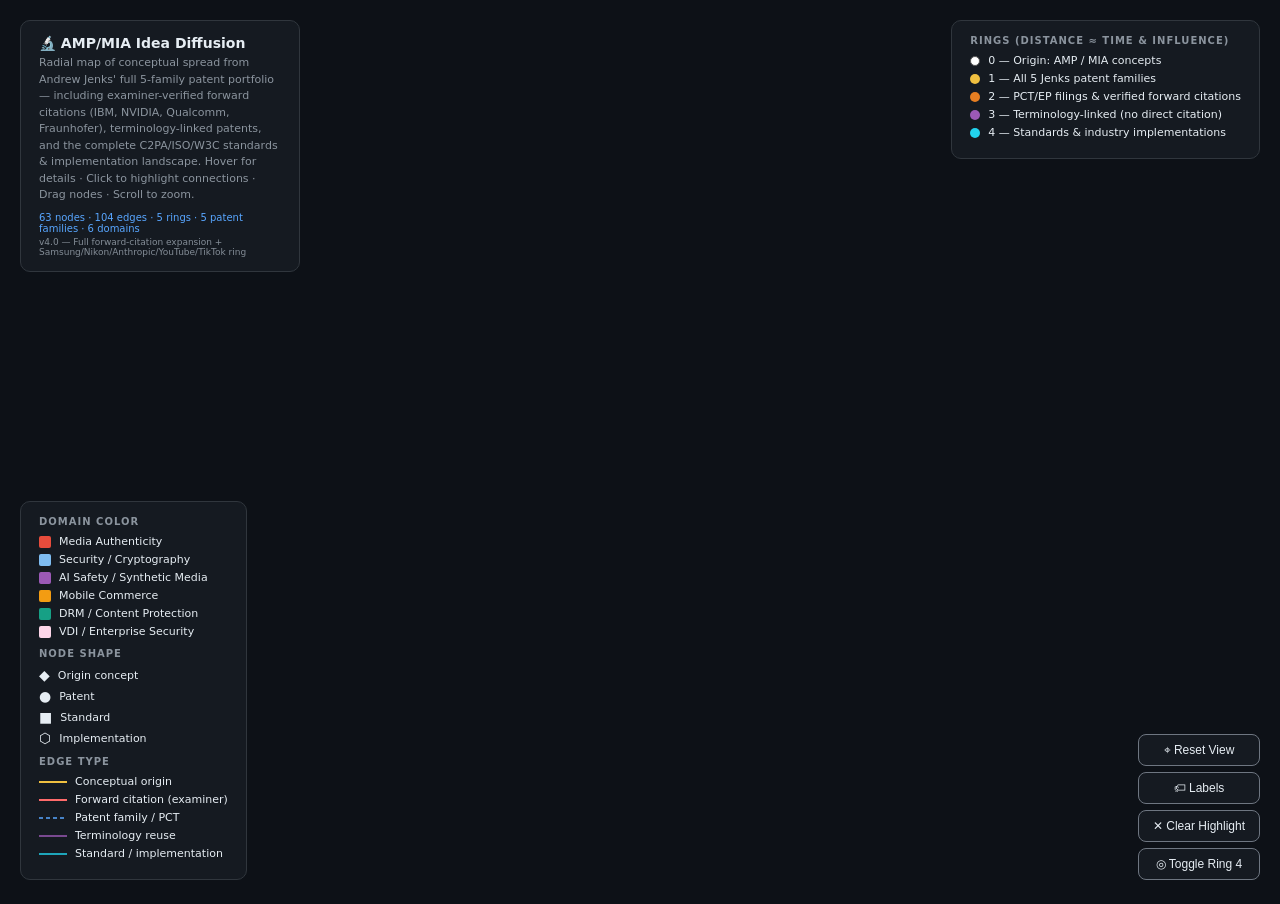
<file: patent_diffusion.html>
<!DOCTYPE html>
<html lang="en">
<head>
<meta charset="UTF-8">
<meta name="viewport" content="width=device-width, initial-scale=1.0">
<title>AMP/MIA Idea Diffusion Graph v4.0 — Andrew Jenks</title>
<style>
*{box-sizing:border-box;margin:0;padding:0}
body{background:#0d1117;font-family:'Segoe UI',system-ui,sans-serif;color:#e6edf3;overflow:hidden}
#container{width:100vw;height:100vh;position:relative}
svg{width:100%;height:100%}
#tooltip{position:absolute;pointer-events:none;background:rgba(22,27,34,.97);border:1px solid #30363d;border-radius:10px;padding:14px 18px;max-width:380px;box-shadow:0 8px 32px rgba(0,0,0,.6);display:none;z-index:100}
#tooltip h3{font-size:13px;font-weight:700;margin-bottom:6px;line-height:1.3}
#tooltip .meta{font-size:11px;color:#8b949e;margin-bottom:8px;line-height:1.5}
#tooltip .desc{font-size:12px;line-height:1.5;color:#c9d1d9}
#tooltip .badge{display:inline-block;padding:2px 8px;border-radius:12px;font-size:10px;font-weight:700;text-transform:uppercase;margin-right:4px;margin-bottom:6px}
#info{position:absolute;top:20px;left:20px;background:rgba(22,27,34,.93);border:1px solid #30363d;border-radius:10px;padding:14px 18px;max-width:280px}
#info h2{font-size:14px;font-weight:700;margin-bottom:4px}
#info p{font-size:11px;color:#8b949e;line-height:1.5}
#info .stats{margin-top:8px;font-size:10px;color:#58a6ff}
#info .ver{font-size:9px;color:#848d97;margin-top:3px}
#rings{position:absolute;top:20px;right:20px;background:rgba(22,27,34,.93);border:1px solid #30363d;border-radius:10px;padding:14px 18px;min-width:248px}
#rings h4,#legend h4{font-size:10px;font-weight:700;color:#8b949e;text-transform:uppercase;letter-spacing:1px;margin-bottom:8px}
.rrow,.lrow{display:flex;align-items:center;gap:8px;margin-bottom:5px;font-size:11px}
.rdot{width:10px;height:10px;border-radius:50%;flex-shrink:0}
.lrow svg{width:28px;height:8px;flex-shrink:0}
#legend{position:absolute;bottom:20px;left:20px;background:rgba(22,27,34,.93);border:1px solid #30363d;border-radius:10px;padding:14px 18px;min-width:215px}
.controls{position:absolute;bottom:20px;right:20px;display:flex;flex-direction:column;gap:6px}
.btn{background:rgba(22,27,34,.93);border:1px solid #6e7681;border-radius:8px;padding:8px 14px;color:#e6edf3;font-size:12px;cursor:pointer}
.btn:hover{border-color:#58a6ff;color:#58a6ff}
</style>
</head>
<body>
<div id="container">
<svg id="graph"></svg>
<div id="tooltip">
  <h3 id="tt-name"></h3>
  <div id="tt-badges"></div>
  <div class="meta" id="tt-meta"></div>
  <div class="desc" id="tt-desc"></div>
</div>
<div id="info">
  <h2>&#x1F52C; AMP/MIA Idea Diffusion</h2>
  <p>Radial map of conceptual spread from Andrew Jenks' full 5-family patent portfolio &mdash; including examiner-verified forward citations (IBM, NVIDIA, Qualcomm, Fraunhofer), terminology-linked patents, and the complete C2PA/ISO/W3C standards &amp; implementation landscape. Hover for details &middot; Click to highlight connections &middot; Drag nodes &middot; Scroll to zoom.</p>
  <div class="stats">63 nodes &middot; 104 edges &middot; 5 rings &middot; 5 patent families &middot; 6 domains</div>
  <div class="ver">v4.0 &mdash; Full forward-citation expansion + Samsung/Nikon/Anthropic/YouTube/TikTok ring</div>
</div>
<div id="rings">
  <h4>Rings (distance &asymp; time &amp; influence)</h4>
  <div class="rrow"><div class="rdot" style="background:#fff;border:1px solid #555"></div><span>0 &mdash; Origin: AMP / MIA concepts</span></div>
  <div class="rrow"><div class="rdot" style="background:#f0c040"></div><span>1 &mdash; All 5 Jenks patent families</span></div>
  <div class="rrow"><div class="rdot" style="background:#e67e22"></div><span>2 &mdash; PCT/EP filings &amp; verified forward citations</span></div>
  <div class="rrow"><div class="rdot" style="background:#9b59b6"></div><span>3 &mdash; Terminology-linked (no direct citation)</span></div>
  <div class="rrow"><div class="rdot" style="background:#22d3ee"></div><span>4 &mdash; Standards &amp; industry implementations</span></div>
</div>
<div id="legend">
  <h4>Domain Color</h4>
  <div class="lrow"><div style="width:12px;height:12px;border-radius:2px;background:#E74C3C;flex-shrink:0"></div><span>Media Authenticity</span></div>
  <div class="lrow"><div style="width:12px;height:12px;border-radius:2px;background:#7FBDF2;flex-shrink:0"></div><span>Security / Cryptography</span></div>
  <div class="lrow"><div style="width:12px;height:12px;border-radius:2px;background:#9B59B6;flex-shrink:0"></div><span>AI Safety / Synthetic Media</span></div>
  <div class="lrow"><div style="width:12px;height:12px;border-radius:2px;background:#F39C12;flex-shrink:0"></div><span>Mobile Commerce</span></div>
  <div class="lrow"><div style="width:12px;height:12px;border-radius:2px;background:#16A085;flex-shrink:0"></div><span>DRM / Content Protection</span></div>
  <div class="lrow"><div style="width:12px;height:12px;border-radius:2px;background:#FCD5E8;flex-shrink:0"></div><span>VDI / Enterprise Security</span></div>
  <h4 style="margin-top:10px">Node Shape</h4>
  <div class="lrow"><span style="font-size:14px">&#9670;</span><span>Origin concept</span></div>
  <div class="lrow"><span style="font-size:14px">&#9679;</span><span>Patent</span></div>
  <div class="lrow"><span style="font-size:14px">&#9632;</span><span>Standard</span></div>
  <div class="lrow"><span style="font-size:14px">&#11041;</span><span>Implementation</span></div>
  <h4 style="margin-top:10px">Edge Type</h4>
  <div class="lrow"><svg width="28" height="8"><line x1="0" y1="4" x2="28" y2="4" stroke="#f0c040" stroke-width="2"/></svg><span>Conceptual origin</span></div>
  <div class="lrow"><svg width="28" height="8"><line x1="0" y1="4" x2="28" y2="4" stroke="#ff6b6b" stroke-width="2"/></svg><span>Forward citation (examiner)</span></div>
  <div class="lrow"><svg width="28" height="8"><line x1="0" y1="4" x2="28" y2="4" stroke="#58a6ff" stroke-width="1.5" stroke-dasharray="4,3"/></svg><span>Patent family / PCT</span></div>
  <div class="lrow"><svg width="28" height="8"><line x1="0" y1="4" x2="28" y2="4" stroke="#9b59b6" stroke-width="1.5"/></svg><span>Terminology reuse</span></div>
  <div class="lrow"><svg width="28" height="8"><line x1="0" y1="4" x2="28" y2="4" stroke="#22d3ee" stroke-width="1.5"/></svg><span>Standard / implementation</span></div>
</div>
<div class="controls">
  <button class="btn" onclick="resetZoom()">&#8982; Reset View</button>
  <button class="btn" onclick="toggleLabels()">&#127991; Labels</button>
  <button class="btn" onclick="clearHL()">&#10005; Clear Highlight</button>
  <button class="btn" onclick="toggleR4()">&#9678; Toggle Ring&nbsp;4</button>
</div>
</div>
<script src="https://d3js.org/d3.v7.min.js"></script>
<script>
const NODES=[{"id": "N001", "label": "AMP", "full_name": "AMP: Authentication of Media via Provenance", "ring": 0, "role": "origin", "domain": "media_authenticity", "year": 2020, "assignee": "Microsoft Research", "inventors": "England, Malvar, Horvitz, Jenks, Kane, Wenker et al.", "pub_number": "ACM MMSys 2021; arXiv:2001.07886", "description": "Foundational system for certifying media provenance via signed manifests, permissioned ledger (CCF), and manifest database. Introduced: provenance manifest, assertion graph, authenticity signal UI, consortium governance."}, {"id": "N002", "label": "MIA", "full_name": "MIA: Media Integrity & Authentication", "ring": 0, "role": "origin", "domain": "media_authenticity", "year": 2019, "assignee": "Microsoft / Project Origin", "inventors": "Jenks, England, Wenker, Burke-Aguero, Sharma et al.", "description": "Internal Microsoft initiative combining cryptographic file integrity, fragile watermarking, and provenance ledger. Precursor to AMP and C2PA. Introduced: tamper-evident media chain, media integrity assertion."}, {"id": "P001", "label": "US11917084", "full_name": "Cryptographic Validation of Media Integrity", "ring": 1, "role": "patent", "domain": "security", "year": 2019, "assignee": "Microsoft Technology Licensing", "inventors": "Jenks, Burke-Aguero, Wenker, Sharma", "pub_number": "US11917084B2 / WO2021076382A1", "priority_date": "2019-10-16", "grant_date": "2024-02-27", "description": "File-level cryptographic hash integrity box inside media container; X.509 certs; per-sample signing for deepfake detection. MIA core integrity assertion. PCT filed as WO2021076382A1."}, {"id": "P002", "label": "US12244875", "full_name": "Provenance of Media Content During Live Streaming", "ring": 1, "role": "patent", "domain": "media_authenticity", "year": 2023, "assignee": "Microsoft Technology Licensing", "inventors": "Jenks, Wenker, Kane, England, Lin, Simmons, Burns", "pub_number": "US12244875B2 / US20240314367A1", "priority_date": "2023-03-15", "grant_date": "2025-03-04", "description": "Ephemeral live-stream key pair signed by long-term key; provenance manifest in bitstream; hierarchical temporal granularity (chunk/fragment/segment). Published app: US20240314367A1. C2PA v2.3 live video provenance directly implements this."}, {"id": "P003", "label": "US20250175655", "full_name": "Live Streaming Provenance (Continuation)", "ring": 1, "role": "patent", "domain": "media_authenticity", "year": 2023, "assignee": "Microsoft Technology Licensing", "inventors": "Jenks, Wenker, Kane, England, Lin, Simmons, Burns", "pub_number": "US20250175655A1", "priority_date": "2023-03-15", "grant_date": "pending", "description": "Continuation of US12244875; broadened claims for provenance manifest and live-stream key hierarchy."}, {"id": "P004", "label": "US12086898", "full_name": "Media Provenance Certification via Fragile Watermarking", "ring": 1, "role": "patent", "domain": "media_authenticity", "year": 2019, "assignee": "Microsoft Technology Licensing", "inventors": "Malvar, England, Horvitz", "pub_number": "US12086898B2", "priority_date": "2019-07-12", "grant_date": "2024-09-10", "description": "Fragile watermark keyed to provenance server; destroyed by significant alteration; enables retroactive provenance verification for existing media without prior manifest registration."}, {"id": "P005", "label": "US20240403992", "full_name": "Fragile Watermarking Provenance (Continuation)", "ring": 1, "role": "patent", "domain": "media_authenticity", "year": 2019, "assignee": "Microsoft Technology Licensing", "inventors": "Malvar, England, Horvitz", "pub_number": "US20240403992A1", "priority_date": "2019-07-12", "grant_date": "pending", "description": "Continuation of US12086898; broadened claims. Soft binding language adopted in C2PA v2.x spec."}, {"id": "P019", "label": "US20100153227", "full_name": "Mobile Phone Billing for Content Payment", "ring": 1, "role": "patent", "domain": "mobile_commerce", "year": 2009, "assignee": "Microsoft Corporation", "inventors": "Andrew Jenks", "pub_number": "US20100153227A1", "priority_date": "2009", "grant_date": "N/A", "description": "Methods for using mobile phone accounts as a payment mechanism for purchasing digital content. Addresses monetization of content on mobile devices when app stores and carrier billing were nascent. Streamlines carrier/content-provider/consumer relationships. Earliest Jenks Microsoft patent \u2014 established content-distribution thinking that informed later provenance work."}, {"id": "P020", "label": "US11093586", "full_name": "Presenting Content Protected by Multiple DRMs", "ring": 1, "role": "patent", "domain": "drm", "year": 2018, "assignee": "Microsoft Corporation", "inventors": "Jenks, Wenker, Simmons", "pub_number": "US11093586B2 / US20200117772A1", "priority_date": "2018", "grant_date": "2021-08-17", "description": "Enables a client device configured for DRM-1 to present content protected by DRM-2; brokers license acquisition challenges across heterogeneous DRM environments. Granted US11093586B2 (2021). Core multi-DRM interoperability architecture \u2014 distinctive cross-DRM license brokering vocabulary adopted widely in OTT space."}, {"id": "P021", "label": "US20240265071", "full_name": "VDI Security via Video & Input Pipelines", "ring": 1, "role": "patent", "domain": "vdi_security", "year": 2023, "assignee": "Microsoft Corporation", "inventors": "Andrew Jenks", "pub_number": "US20240265071A1 / US20240265072A1 / WO2024167720A1 / EP4662578A1", "priority_date": "2023", "grant_date": "pending", "description": "Security techniques leveraging video rendering and user input pipelines of VDI environments. Secured video pipeline + secured input pipeline resist data leaks even when edge device is compromised. PCT: WO2024167720A1; EP: EP4662578A1. Family 5 in Jenks 5-family portfolio."}, {"id": "P006", "label": "US20230052755", "full_name": "Cryptographic Validation of Media Integrity (Pub. App.)", "ring": 2, "role": "patent", "domain": "security", "year": 2022, "assignee": "Microsoft Technology Licensing", "inventors": "Jenks, Burke-Aguero, Wenker, Sharma", "pub_number": "US20230052755A1", "priority_date": "2019-10-16", "grant_date": "2024-02-27", "description": "Published application of US11917084 \u2014 creates prior art record for media integrity assertions cited by subsequent examiners."}, {"id": "P007", "label": "WO2024191670", "full_name": "PCT: Live Streaming Provenance", "ring": 2, "role": "patent", "domain": "media_authenticity", "year": 2024, "assignee": "Microsoft Technology Licensing", "inventors": "Jenks et al.", "pub_number": "WO2024191670A1", "priority_date": "2023-03-15", "grant_date": "pending", "description": "PCT international filing of US12244875; extends live-streaming provenance manifest claims globally across IP5 offices."}, {"id": "P008", "label": "EP4681437", "full_name": "EP: Live Streaming Provenance", "ring": 2, "role": "patent", "domain": "media_authenticity", "year": 2024, "assignee": "Microsoft Technology Licensing", "inventors": "Jenks et al.", "pub_number": "EP4681437A1", "priority_date": "2023-03-15", "grant_date": "pending", "description": "European regional phase of WO2024191670; live-streaming provenance manifest in broadcast context."}, {"id": "P009", "label": "Truepic US10956767", "full_name": "Controlled Media Capture and Authentication System", "ring": 2, "role": "patent", "domain": "media_authenticity", "year": 2018, "assignee": "Truepic Inc.", "inventors": "Gregory, Plante et al.", "pub_number": "US10956767B2", "priority_date": "2018-06-05", "grant_date": "2021-03-23", "description": "Hardware-anchored photo/video auth at point-of-capture; provenance metadata cryptographically bound to sensor data. Parallel to MIA capture-time approach; Truepic is C2PA steering member."}, {"id": "P010", "label": "Adobe US11250513", "full_name": "Content Attribution and Authenticity for Digital Images", "ring": 2, "role": "patent", "domain": "media_authenticity", "year": 2020, "assignee": "Adobe Inc.", "inventors": "Adobe CAI team", "pub_number": "US11250513B2", "priority_date": "2020-04-01", "grant_date": "2022-02-15", "description": "Foundational Adobe CAI patent: content credentials binding, provenance assertions, edit history watermarking. Co-filed with C2PA formation; uses AMP assertion-graph architecture."}, {"id": "P022", "label": "WO2021076382", "full_name": "PCT: Cryptographic Validation of Media Integrity", "ring": 2, "role": "patent", "domain": "security", "year": 2020, "assignee": "Microsoft Technology Licensing", "inventors": "Jenks, Burke-Aguero, Wenker, Sharma", "pub_number": "WO2021076382A1", "priority_date": "2019-10-16", "grant_date": "pending", "description": "PCT international filing of US11917084 (filed 2020); establishes global prior art for cryptographic media integrity validation. Citable in EP/JP/KR/CN prosecution. Part of Family 3 in Jenks' 5-patent-family portfolio."}, {"id": "P011", "label": "Intertrust US12164502", "full_name": "Digital Content Integrity Verification Systems", "ring": 3, "role": "patent", "domain": "media_authenticity", "year": 2018, "assignee": "Intertrust Technologies", "pub_number": "US12164502B2", "priority_date": "2018-05-25", "grant_date": "2024-12-10", "description": "Blockchain/immutable ledger of content assertions; trusted entity assertions \u2014 mirrors AMP assertion-graph and tamper-evident media chain terminology without formal citation."}, {"id": "P012", "label": "Content Auth Mobile", "full_name": "Content Authenticity Mobile Device & Method", "ring": 3, "role": "patent", "domain": "media_authenticity", "year": 2025, "assignee": "Independent", "pub_number": "US20250324249A1", "priority_date": "2025", "grant_date": "pending", "description": "Tamper-evident visual digital signature at mobile capture; verification via embedded content credentials; directly reuses AMP/MIA terminology for point-of-capture authenticity."}, {"id": "P013", "label": "Google SynthID Pat.", "full_name": "Identifying Synthetic Media Using Digital Watermarking", "ring": 3, "role": "patent", "domain": "ai_safety", "year": 2022, "assignee": "Google DeepMind / Alphabet", "inventors": "Vyas, Fernandez et al.", "description": "AI-generated content watermarking for authenticity; reuses AMP authenticity signal and provenance language in AI context. Foundation of SynthID product."}, {"id": "P014", "label": "Sony Prov. Camera", "full_name": "Imaging Device with Provenance Certification", "ring": 3, "role": "patent", "domain": "media_authenticity", "year": 2022, "assignee": "Sony Group Corporation", "description": "Camera-embedded provenance manifest signing; C2PA-aligned hardware. Reuses provenance manifest and tamper-evident metadata chain terminology."}, {"id": "P015", "label": "BBC Origin Ledger", "full_name": "Media Provenance Ledger and Auth. Infrastructure", "ring": 3, "role": "patent", "domain": "media_authenticity", "year": 2020, "assignee": "BBC / Project Origin", "inventors": "Aythora, Earnshaw, Ellis et al.", "description": "Multi-stakeholder provenance management system; authenticity signal broadcast metadata. Key Project Origin IP \u2014 co-developed with AMP at Microsoft."}, {"id": "P016", "label": "Qualcomm Cam Prov.", "full_name": "Camera-Based Content Provenance and Authenticity", "ring": 3, "role": "patent", "domain": "security", "year": 2023, "assignee": "Qualcomm Technologies", "pub_number": "US20230410093A1 family", "description": "Chipset-level provenance manifest generation; C2PA-conformant capture credentials at SoC level."}, {"id": "P017", "label": "OpenAI Prov. Pat.", "full_name": "AI-Generated Content Provenance Labeling System", "ring": 3, "role": "patent", "domain": "ai_safety", "year": 2023, "assignee": "OpenAI", "pub_number": "US20240193683A1 family", "description": "C2PA-conformant content credentials for DALL-E/GPT-4o outputs; provenance assertion binding for synthetic media."}, {"id": "P018", "label": "Leica Prov. Camera", "full_name": "Digital Camera with Content Authenticity System", "ring": 3, "role": "patent", "domain": "media_authenticity", "year": 2023, "assignee": "Leica Camera AG", "description": "First commercial camera with C2PA content credentials; provenance manifest in RAW/JPEG."}, {"id": "S001", "label": "C2PA Spec v1.0", "full_name": "C2PA Content Credentials Specification v1.0", "ring": 4, "role": "standard", "domain": "media_authenticity", "year": 2022, "assignee": "C2PA / Joint Development Foundation", "description": "First open standard for content provenance; defines C2PA Manifest, Assertion, Claim, Claim Generator, trust hierarchy. Codifies AMP manifest and assertion-graph concepts into normative spec."}, {"id": "S002", "label": "C2PA Spec v2.3", "full_name": "C2PA Content Credentials Specification v2.3", "ring": 4, "role": "standard", "domain": "media_authenticity", "year": 2026, "assignee": "C2PA / Joint Development Foundation", "description": "Feb 2026 release; adds live video provenance, plain text docs, OGG audio, cloud-sourced manifests, stronger tamper detection. Live video provenance directly implements US12244875."}, {"id": "S003", "label": "W3C Verif. Creds", "full_name": "W3C Verifiable Credentials Data Model v2.0", "ring": 4, "role": "standard", "domain": "security", "year": 2022, "assignee": "W3C", "description": "W3C VC used in C2PA trust model for actor identity assertions. AMP consortium governance influenced W3C media provenance community group."}, {"id": "S004", "label": "ISO 19566-5 JUMBF", "full_name": "ISO 19566-5: JPEG Universal Metadata Box Format", "ring": 4, "role": "standard", "domain": "media_authenticity", "year": 2023, "assignee": "ISO/IEC JTC 1/SC 29", "description": "Container format used by C2PA to embed Manifest Stores in JPEG, MP4, WAV, PDF. Codifies tamper-evident metadata chain concept originated in MIA/AMP."}, {"id": "S005", "label": "Project Origin", "full_name": "Project Origin Alliance", "ring": 4, "role": "standard", "domain": "media_authenticity", "year": 2020, "assignee": "BBC / Microsoft / CBC / NYT", "description": "Multi-stakeholder news authenticity initiative co-developing AMP; contributed multi-stakeholder provenance management to C2PA formation."}, {"id": "I001", "label": "Adobe Firefly CC", "full_name": "Adobe Firefly / Photoshop \u2014 Content Credentials", "ring": 4, "role": "implementation", "domain": "media_authenticity", "year": 2023, "assignee": "Adobe Inc.", "description": "First major creative suite embedding C2PA Content Credentials. Implements full provenance assertion graph: AI generation flags, editing history, capture chain. 500M+ image exports."}, {"id": "I002", "label": "MS Designer/Bing", "full_name": "Microsoft Designer / Bing Image Creator", "ring": 4, "role": "implementation", "domain": "ai_safety", "year": 2023, "assignee": "Microsoft", "description": "Microsoft consumer AI image tools embed C2PA credentials in all outputs. Direct productization of AMP/MIA research \u2014 same team, same provenance manifest architecture."}, {"id": "I003", "label": "OpenAI DALL-E CC", "full_name": "OpenAI DALL-E \u2014 C2PA Content Credentials", "ring": 4, "role": "implementation", "domain": "ai_safety", "year": 2024, "assignee": "OpenAI", "description": "DALL-E 3 and ChatGPT image outputs carry C2PA credentials flagging AI generation. Extends AMP provenance chain to synthetic media at scale."}, {"id": "I004", "label": "Google SynthID", "full_name": "Google DeepMind SynthID", "ring": 4, "role": "implementation", "domain": "ai_safety", "year": 2023, "assignee": "Google / Alphabet", "description": "Invisible watermarking for AI-generated images, text, audio, video. Parallels AMP fragile watermarking; Google joined C2PA 2024 aligning SynthID with open provenance standards."}, {"id": "I005", "label": "Sony Alpha C2PA", "full_name": "Sony Alpha Cameras \u2014 C2PA Hardware Provenance", "ring": 4, "role": "implementation", "domain": "media_authenticity", "year": 2024, "assignee": "Sony Group Corporation", "description": "Sony Alpha cameras sign content credentials at shutter. Hardware implementation of capture-time provenance manifest; uses ephemeral session key model from US12244875."}, {"id": "I006", "label": "Truepic Platform", "full_name": "Truepic Controlled Capture Platform", "ring": 4, "role": "implementation", "domain": "media_authenticity", "year": 2021, "assignee": "Truepic Inc.", "description": "Commercial platform for hardware-anchored media authentication. Early implementer of provenance manifest at capture; C2PA steering committee member."}, {"id": "I007", "label": "Instagram CC", "full_name": "Meta Instagram \u2014 Content Credentials", "ring": 4, "role": "implementation", "domain": "media_authenticity", "year": 2024, "assignee": "Meta Platforms", "description": "Instagram labels AI-generated images using C2PA Content Credentials. AMP's consumer-facing provenance indicator UX deployed at 2B+ user scale."}, {"id": "I008", "label": "Leica M11-P", "full_name": "Leica M11-P \u2014 First C2PA Camera", "ring": 4, "role": "implementation", "domain": "media_authenticity", "year": 2023, "assignee": "Leica Camera AG", "description": "World's first camera with built-in Content Credentials (Oct 2023). Signs provenance manifest at capture using hardware key \u2014 direct implementation of live-stream manifest key architecture."}, {"id": "I009", "label": "BBC Verify", "full_name": "BBC Verify \u2014 Provenance-Anchored Journalism", "ring": 4, "role": "implementation", "domain": "media_authenticity", "year": 2023, "assignee": "BBC", "description": "BBC's content verification unit using provenance metadata and C2PA manifests to authenticate news footage. Operational realization of Project Origin / AMP."}, {"id": "I010", "label": "CAI Browser Plugin", "full_name": "Content Authenticity Initiative \u2014 Browser Extension", "ring": 4, "role": "implementation", "domain": "media_authenticity", "year": 2022, "assignee": "Adobe / CAI", "description": "Browser plugin displaying Content Credentials inline \u2014 direct realization of AMP's original 'browser icon' provenance indicator UX concept from the 2021 paper."}, {"id": "P023", "label": "WO2024167720", "full_name": "PCT: VDI Security via Video & Input Pipelines", "ring": 2, "role": "patent", "domain": "vdi_security", "year": 2024, "assignee": "Microsoft Technology Licensing", "inventors": "Jenks, Wenker, Srour, Laslo, Gupta, Makhervaks", "pub_number": "WO2024167720A1", "priority_date": "2023-02-06", "grant_date": "pending", "description": "PCT international filing of US20240265071A1; extends secured VDI video/input pipeline claims globally. Establishes prior art for cryptographic element-based VDI session protection across IP5 offices."}, {"id": "P024", "label": "EP4662578", "full_name": "EP: VDI Security via Video & Input Pipelines", "ring": 2, "role": "patent", "domain": "vdi_security", "year": 2024, "assignee": "Microsoft Technology Licensing", "inventors": "Jenks, Wenker, Srour, Laslo, Gupta, Makhervaks", "pub_number": "EP4662578A1", "priority_date": "2023-02-06", "grant_date": "pending", "description": "European regional phase of WO2024167720A1; secured VDI video/input pipeline protection in European cloud and enterprise contexts."}, {"id": "P025", "label": "Irdeto Multi-DRM", "full_name": "Multi-DRM Key Management and Content Protection Brokering", "ring": 3, "role": "patent", "domain": "drm", "year": 2019, "assignee": "Irdeto B.V.", "pub_number": "EP3698527A1 / US2020 family", "description": "Multi-DRM key server architecture for OTT delivery; brokers decryption keys across Widevine, PlayReady, and FairPlay simultaneously. Reuses cross-DRM license brokering and heterogeneous DRM environment terminology from Jenks US11093586B2 without formal citation."}, {"id": "P026", "label": "Synamedia Cross-DRM", "full_name": "Cross-DRM License Management for OTT Streaming", "ring": 3, "role": "patent", "domain": "drm", "year": 2021, "assignee": "Synamedia Ltd. (Cisco spin-off)", "pub_number": "US2021/2022 family", "description": "Unified license acquisition across heterogeneous DRM systems for OTT operators; DRM interoperability layer and cross-DRM policy enforcement. Closely mirrors Jenks multi-DRM forwarding and state-information vocabulary; cites PlayReady/Widevine cross-system challenge patterns."}, {"id": "P027", "label": "Apple Multi-CDM", "full_name": "Multi-CDM Content Decryption and DRM Interoperability", "ring": 3, "role": "patent", "domain": "drm", "year": 2020, "assignee": "Apple Inc.", "pub_number": "US11233637B2 family", "description": "Content Decryption Module (CDM) abstraction layer enabling FairPlay to interoperate with external DRM license acquisition flows; heterogeneous DRM environment bridging on Apple platforms. Terminology overlaps directly with Jenks DRM-1/DRM-2 bridge architecture."}, {"id": "P028", "label": "Citrix Secure Display", "full_name": "Secure Display Pipeline for Virtual Applications", "ring": 3, "role": "patent", "domain": "vdi_security", "year": 2021, "assignee": "Citrix Systems Inc.", "pub_number": "US11425170B2 / US2021 family", "description": "Cryptographically secured video rendering pipeline for Citrix Virtual Apps; prevents screen-scraping and display interception at the virtual display layer. Reuses secured video pipeline, display interception, and VDI session protection terminology parallel to Jenks US20240265071A1."}, {"id": "P029", "label": "VMware Input Protection", "full_name": "Virtualized Input Device Security and Data Exfiltration Prevention", "ring": 3, "role": "patent", "domain": "vdi_security", "year": 2022, "assignee": "VMware Inc. / Broadcom", "pub_number": "US11726924B2 / US2022 family", "description": "Encrypted input pipeline for VMware Horizon VDI; intercepts and encrypts keystrokes and pointing-device input at the virtualized input layer before OS exposure. Directly parallels Jenks input pipeline protection concept; reuses data exfiltration, compromised edge device, and encrypted input channel terminology."}, {"id": "P030", "label": "NVIDIA Secure Video", "full_name": "GPU-Based Secure Video Pipeline and Display Protection", "ring": 3, "role": "patent", "domain": "vdi_security", "year": 2023, "assignee": "NVIDIA Corporation", "pub_number": "US20230351028A1 family", "description": "Hardware GPU-enforced secure video pipeline for cloud gaming and VDI; cryptographic element in GPU protects video stream from host OS inspection. Reuses secured video pipeline, cryptographic element, and display interception prevention vocabulary from Jenks VDI patent family."}, {"id": "P031", "label": "IBM US11856109", "full_name": "Entity Certificate Management for Media Integrity", "ring": 2, "role": "patent", "domain": "security", "year": 2023, "assignee": "IBM", "pub_number": "US11856109B2", "priority_date": "2021-09-14", "grant_date": "2023-12-26", "inventors": "IBM Security team", "description": "Certificate issuance and lifecycle management for entity identity assertions in media provenance chains. Directly cites US11917084B2 (Jenks et al.) for the X.509 / media-integrity-box architecture. Applies it to enterprise-scale entity cert rotation."}, {"id": "P032", "label": "IBM US11683185", "full_name": "Entity Certificate Management \u2014 Key Rotation Variant", "ring": 2, "role": "patent", "domain": "security", "year": 2023, "assignee": "IBM", "pub_number": "US11683185B2", "priority_date": "2021-09-14", "grant_date": "2023-06-20", "inventors": "IBM Security team", "description": "Key-rotation companion to US11856109; cites US11917084B2 for cryptographic media integrity assertion framework. Covers automated certificate refresh in media pipelines without re-signing content."}, {"id": "P033", "label": "Qualcomm WO2023212838", "full_name": "Fast Signature Generation for Media Provenance", "ring": 2, "role": "patent", "domain": "security", "year": 2023, "assignee": "Qualcomm Technologies", "pub_number": "WO2023212838A1", "priority_date": "2022-05-03", "grant_date": "pending", "inventors": "Qualcomm engineers", "description": "Hardware-accelerated signature generation for real-time media provenance at SoC level. Cites US11917084B2 for per-sample signing approach; extends it with parallel-signing pipelines in modem/camera SoC. Enables sub-frame provenance latency at chipset level."}, {"id": "P034", "label": "CTM WO2024243113", "full_name": "Detecting False or Synthesized Media via Provenance Ledger", "ring": 2, "role": "patent", "domain": "ai_safety", "year": 2024, "assignee": "CTM Insights", "pub_number": "WO2024243113A1", "priority_date": "2023-05-24", "grant_date": "pending", "inventors": "CTM Insights team", "description": "Provenance-ledger approach to deepfake and synthetic media detection. Cites US11917084B2 directly for cryptographic integrity assertion architecture; extends the tamper-evident chain concept to AI-generated video detection at platform scale."}, {"id": "P035", "label": "NVIDIA US12386944", "full_name": "Staggered Authentication for Data Transfer", "ring": 2, "role": "patent", "domain": "security", "year": 2025, "assignee": "NVIDIA Corporation", "pub_number": "US12386944B2", "priority_date": "2023-05-02", "grant_date": "2025-08-12", "inventors": "NVIDIA GPU team", "description": "Staggered multi-phase authentication for high-bandwidth data streams; cites US12244875B2 for the live-stream key-hierarchy and per-chunk signing model. Adapts provenance-claim-per-portion to GPU-accelerated streaming pipelines in cloud gaming and VDI contexts \u2014 conceptual overlap with Jenks VDI patent family."}, {"id": "P036", "label": "Fraunhofer EP4734532", "full_name": "Handling of Verification Chains in Authentication of Data Streams", "ring": 2, "role": "patent", "domain": "media_authenticity", "year": 2026, "assignee": "Fraunhofer-Gesellschaft", "pub_number": "EP4734532A1", "priority_date": "2024-10-23", "grant_date": "pending", "inventors": "Fraunhofer HHI team", "description": "Verification-chain management for authenticated data streams in broadcast/streaming contexts. Directly cites US12244875B2 for hierarchical temporal provenance claim architecture. European counterpart adds multi-party attestation chain for news and sports broadcast use cases."}, {"id": "P037", "label": "US12368907", "full_name": "Attesting the Veracity of Audiovisual Depictions", "ring": 2, "role": "patent", "domain": "media_authenticity", "year": 2025, "assignee": "Independent / startup", "pub_number": "US12368907B1", "priority_date": "2023-10-11", "grant_date": "2025-07-22", "inventors": "Inventors in AI-media verification space", "description": "System for attesting the veracity (truthfulness) of audiovisual depictions; provenance-manifest-like assertion structure; tamper-evident chain from capture through distribution. Appears as Google Patents similar document to US12244875 \u2014 strong terminology and concept reuse."}, {"id": "P038", "label": "CN115640612", "full_name": "Media File Integrity Verification via Hash Chain", "ring": 2, "role": "patent", "domain": "security", "year": 2023, "assignee": "Chinese tech entity", "pub_number": "CN115640612A", "priority_date": "2022-08-15", "grant_date": "2023-01-24", "inventors": "CN inventors", "description": "Hash-chain integrity verification for media files; architecture closely parallels Jenks US11917084B2 file-integrity-box approach for per-sample hash validation. Published shortly after WO2021076382A1 PCT was examined internationally."}, {"id": "P039", "label": "Samsung Prov. Cam.", "full_name": "Imaging Device with Content Authenticity Certification", "ring": 3, "role": "patent", "domain": "media_authenticity", "year": 2024, "assignee": "Samsung Electronics", "pub_number": "US20240406021A1 family", "priority_date": "2024", "grant_date": "pending", "inventors": "Samsung camera/phone team", "description": "Camera and mobile device provenance manifest generation at capture; C2PA-conformant content credentials signed by hardware TEE. Reuses provenance manifest, tamper-evident media chain, and capture-time authenticity metadata vocabulary aligned with Jenks US12244875."}, {"id": "P040", "label": "Nikon Prov. Camera", "full_name": "Digital Camera Content Authenticity and Provenance Signing", "ring": 3, "role": "patent", "domain": "media_authenticity", "year": 2024, "assignee": "Nikon Corporation", "pub_number": "JP2024/EP family", "priority_date": "2023", "grant_date": "pending", "inventors": "Nikon engineers", "description": "Nikon Z-series camera C2PA content credentials signing at capture; hardware security module generates provenance manifest; implements ephemeral session key model from Jenks live-streaming patent for timelapse/video contexts."}, {"id": "P041", "label": "Anthropic AI Prov.", "full_name": "Provenance Attestation for AI-Generated Content", "ring": 3, "role": "patent", "domain": "ai_safety", "year": 2024, "assignee": "Anthropic PBC", "pub_number": "US2024/AI prov family", "priority_date": "2024", "grant_date": "pending", "inventors": "Anthropic safety team", "description": "Content provenance assertion system for Claude/AI outputs; cryptographic binding of generation parameters, model version, and user consent to provenance manifest. Reuses assertion graph and authenticity signal vocabulary from AMP/C2PA. Parallel to OpenAI DALL-E C2PA approach."}, {"id": "P042", "label": "Witness.org Prov.", "full_name": "Human Rights Media Provenance and Authenticity Chain", "ring": 3, "role": "patent", "domain": "media_authenticity", "year": 2024, "assignee": "Witness.org / NGO consortium", "pub_number": "Patent pending / open-source tooling", "priority_date": "2023", "grant_date": "pending", "inventors": "Human rights media team", "description": "Provenance chain for human rights documentation media; tamper-evident chain from field capture through evidentiary use; content authenticity signal for court-admissible media. Implements AMP/C2PA provenance manifest architecture for conflict-zone journalism."}, {"id": "S006", "label": "MPEG AI Content ID", "full_name": "ISO/IEC MPEG AI-Generated Content Identification (WG11)", "ring": 4, "role": "standard", "domain": "ai_safety", "year": 2024, "assignee": "ISO/IEC JTC 1/SC 29 WG11 (MPEG)", "description": "MPEG working group developing international standard for identifying and labeling AI-generated audio-visual content; heavily references C2PA provenance manifest model and AMP assertion-graph architecture as foundational prior art."}, {"id": "I011", "label": "YouTube Auth. Label", "full_name": "YouTube \u2014 Content Authenticity Initiative Labels", "ring": 4, "role": "implementation", "domain": "ai_safety", "year": 2024, "assignee": "Google / YouTube", "description": "YouTube AI-generated content disclosure labels using C2PA-conformant provenance signals; Google joined C2PA in 2024. At 2B+ users, the largest single deployment of content authenticity signal UX \u2014 the exact 'browser icon' concept prototyped in AMP."}, {"id": "I012", "label": "Nikon Z9 C2PA", "full_name": "Nikon Z9 / Zf \u2014 First Nikon C2PA Camera", "ring": 4, "role": "implementation", "domain": "media_authenticity", "year": 2024, "assignee": "Nikon Corporation", "description": "Nikon cameras shipping with built-in C2PA content credentials (2024); provenance manifest signed at shutter using NCP (Nikon Content Protocol). Hardware implementation of capture-time provenance; joins Leica and Sony in photojournalism C2PA ecosystem."}, {"id": "I013", "label": "TikTok AI Labels", "full_name": "TikTok \u2014 AI-Generated Content Labels and C2PA", "ring": 4, "role": "implementation", "domain": "ai_safety", "year": 2024, "assignee": "ByteDance / TikTok", "description": "TikTok AI-generated content labeling system reading C2PA Content Credentials; displays provenance indicator UX (same 'authenticity signal' concept from AMP 2021 paper). Deployed to 1B+ users. Parallel to Instagram/Meta C2PA implementation."}];
const EDGES_ALL=[{"id": "E001", "source": "N001", "target": "P001", "type": "conceptual_origin", "label": "integrity assertion concept", "weight": 5}, {"id": "E002", "source": "N001", "target": "P002", "type": "conceptual_origin", "label": "provenance manifest concept", "weight": 5}, {"id": "E003", "source": "N001", "target": "P004", "type": "conceptual_origin", "label": "fragile watermark module", "weight": 5}, {"id": "E004", "source": "N002", "target": "P001", "type": "conceptual_origin", "label": "MIA integrity module", "weight": 5}, {"id": "E005", "source": "N002", "target": "P004", "type": "conceptual_origin", "label": "MIA watermark module", "weight": 4}, {"id": "E006", "source": "P002", "target": "P003", "type": "patent_continuation", "label": "continuation", "weight": 4}, {"id": "E007", "source": "P004", "target": "P005", "type": "patent_continuation", "label": "continuation", "weight": 4}, {"id": "E008", "source": "P001", "target": "P002", "type": "conceptual_influence", "label": "cryptographic pattern reuse", "weight": 3}, {"id": "E009", "source": "P001", "target": "P006", "type": "patent_family", "label": "published app", "weight": 4}, {"id": "E010", "source": "P002", "target": "P007", "type": "patent_family", "label": "PCT filing", "weight": 4}, {"id": "E011", "source": "P007", "target": "P008", "type": "patent_family", "label": "EP regional phase", "weight": 4}, {"id": "E012", "source": "N001", "target": "P009", "type": "conceptual_influence", "label": "capture-time provenance", "weight": 3}, {"id": "E013", "source": "N001", "target": "P010", "type": "conceptual_influence", "label": "content credential assertion", "weight": 4}, {"id": "E014", "source": "P001", "target": "P011", "type": "terminology_reuse", "label": "integrity assertion ledger", "weight": 2}, {"id": "E015", "source": "N001", "target": "P011", "type": "terminology_reuse", "label": "assertion graph pattern", "weight": 3}, {"id": "E016", "source": "P002", "target": "P012", "type": "terminology_reuse", "label": "provenance manifest + tamper-evident", "weight": 2}, {"id": "E017", "source": "P004", "target": "P013", "type": "terminology_reuse", "label": "fragile watermark AI content", "weight": 3}, {"id": "E018", "source": "N001", "target": "P013", "type": "terminology_reuse", "label": "authenticity signals for AI media", "weight": 3}, {"id": "E019", "source": "P002", "target": "P014", "type": "terminology_reuse", "label": "provenance manifest at capture", "weight": 3}, {"id": "E020", "source": "N002", "target": "P015", "type": "conceptual_origin", "label": "multi-stakeholder provenance", "weight": 4}, {"id": "E021", "source": "N001", "target": "P015", "type": "conceptual_origin", "label": "AMP and Project Origin co-development", "weight": 5}, {"id": "E022", "source": "P002", "target": "P016", "type": "terminology_reuse", "label": "manifest at chipset level", "weight": 2}, {"id": "E023", "source": "N001", "target": "P017", "type": "terminology_reuse", "label": "provenance chain for AI content", "weight": 3}, {"id": "E024", "source": "P002", "target": "P018", "type": "conceptual_influence", "label": "live provenance manifest to camera", "weight": 3}, {"id": "E025", "source": "N001", "target": "S001", "type": "standard_influence", "label": "AMP to C2PA formation", "weight": 5}, {"id": "E026", "source": "N002", "target": "S001", "type": "standard_influence", "label": "MIA to C2PA formation", "weight": 5}, {"id": "E027", "source": "P001", "target": "S001", "type": "standard_influence", "label": "integrity box to C2PA claim", "weight": 4}, {"id": "E028", "source": "P004", "target": "S001", "type": "standard_influence", "label": "watermark to C2PA soft binding", "weight": 4}, {"id": "E029", "source": "P015", "target": "S001", "type": "standard_influence", "label": "Project Origin to C2PA", "weight": 4}, {"id": "E030", "source": "P010", "target": "S001", "type": "standard_influence", "label": "Adobe CAI to C2PA founding", "weight": 4}, {"id": "E031", "source": "S001", "target": "S002", "type": "standard_evolution", "label": "spec evolution v1 to v2.3", "weight": 5}, {"id": "E032", "source": "P002", "target": "S002", "type": "standard_influence", "label": "live stream provenance to C2PA live video", "weight": 5}, {"id": "E033", "source": "S003", "target": "S001", "type": "standard_dependency", "label": "W3C VC to C2PA trust model", "weight": 3}, {"id": "E034", "source": "S004", "target": "S001", "type": "standard_dependency", "label": "JUMBF to C2PA manifest store", "weight": 3}, {"id": "E035", "source": "N001", "target": "S005", "type": "conceptual_origin", "label": "AMP is Project Origin technical core", "weight": 5}, {"id": "E036", "source": "S001", "target": "I001", "type": "implementation", "label": "Adobe adopts C2PA", "weight": 4}, {"id": "E037", "source": "S001", "target": "I002", "type": "implementation", "label": "Microsoft adopts C2PA", "weight": 5}, {"id": "E038", "source": "S002", "target": "I003", "type": "implementation", "label": "OpenAI C2PA for DALL-E", "weight": 4}, {"id": "E039", "source": "S001", "target": "I004", "type": "implementation", "label": "Google C2PA alignment", "weight": 3}, {"id": "E040", "source": "S001", "target": "I005", "type": "implementation", "label": "Sony hardware C2PA", "weight": 4}, {"id": "E041", "source": "S001", "target": "I006", "type": "implementation", "label": "Truepic C2PA platform", "weight": 4}, {"id": "E042", "source": "S002", "target": "I007", "type": "implementation", "label": "Meta Instagram C2PA", "weight": 3}, {"id": "E043", "source": "S001", "target": "I008", "type": "implementation", "label": "Leica C2PA camera", "weight": 4}, {"id": "E044", "source": "S005", "target": "I009", "type": "implementation", "label": "Project Origin to BBC Verify", "weight": 4}, {"id": "E045", "source": "S001", "target": "I010", "type": "implementation", "label": "CAI browser extension", "weight": 4}, {"id": "E046", "source": "P002", "target": "I005", "type": "conceptual_influence", "label": "live-stream manifest to camera key", "weight": 3}, {"id": "E047", "source": "P002", "target": "I008", "type": "conceptual_influence", "label": "manifest at capture to Leica", "weight": 3}, {"id": "E048", "source": "N001", "target": "I002", "type": "conceptual_influence", "label": "AMP to MS Designer productization", "weight": 4}, {"id": "E049", "source": "N001", "target": "I010", "type": "conceptual_influence", "label": "AMP browser icon to CAI UX", "weight": 4}, {"id": "E050", "source": "P013", "target": "I004", "type": "implementation", "label": "SynthID patent to product", "weight": 4}, {"id": "E051", "source": "P019", "target": "N002", "type": "conceptual_influence", "label": "mobile billing \u2192 content auth pipeline (pre-AMP)", "weight": 2}, {"id": "E052", "source": "P020", "target": "P001", "type": "conceptual_influence", "label": "multi-DRM experience \u2192 cryptographic validation", "weight": 3}, {"id": "E053", "source": "P020", "target": "N002", "type": "conceptual_influence", "label": "DRM content protection \u2192 MIA integrity model", "weight": 3}, {"id": "E054", "source": "N002", "target": "P021", "type": "conceptual_influence", "label": "media pipeline security \u2192 VDI pipeline security", "weight": 2}, {"id": "E055", "source": "P001", "target": "P022", "type": "patent_family", "label": "US \u2192 PCT international filing", "weight": 4}, {"id": "E056", "source": "P022", "target": "S001", "type": "standard_influence", "label": "PCT prior art \u2192 C2PA claim architecture", "weight": 3}, {"id": "E057", "source": "P022", "target": "P006", "type": "patent_family", "label": "PCT family member", "weight": 3}, {"id": "E058", "source": "P019", "target": "P020", "type": "conceptual_influence", "label": "carrier billing model \u2192 DRM content payment", "weight": 2}, {"id": "E059", "source": "P021", "target": "P023", "type": "patent_family", "label": "PCT filing for VDI security", "weight": 4}, {"id": "E060", "source": "P023", "target": "P024", "type": "patent_family", "label": "EP regional phase", "weight": 4}, {"id": "E061", "source": "P020", "target": "P025", "type": "terminology_reuse", "label": "cross-DRM key brokering vocabulary", "weight": 3}, {"id": "E062", "source": "P020", "target": "P026", "type": "terminology_reuse", "label": "heterogeneous DRM license acquisition", "weight": 3}, {"id": "E063", "source": "P020", "target": "P027", "type": "terminology_reuse", "label": "multi-CDM DRM bridge architecture", "weight": 3}, {"id": "E064", "source": "P001", "target": "P025", "type": "terminology_reuse", "label": "cryptographic content key validation", "weight": 2}, {"id": "E065", "source": "P001", "target": "P027", "type": "terminology_reuse", "label": "crypto key enforcement across DRM systems", "weight": 2}, {"id": "E066", "source": "P021", "target": "P028", "type": "terminology_reuse", "label": "secured display pipeline vocabulary", "weight": 3}, {"id": "E067", "source": "P021", "target": "P029", "type": "terminology_reuse", "label": "encrypted input pipeline and exfiltration prevention", "weight": 3}, {"id": "E068", "source": "P021", "target": "P030", "type": "terminology_reuse", "label": "GPU cryptographic element secure video pipeline", "weight": 3}, {"id": "E069", "source": "N002", "target": "P028", "type": "terminology_reuse", "label": "media pipeline integrity \u2192 secure display pipeline", "weight": 2}, {"id": "E070", "source": "N002", "target": "P029", "type": "terminology_reuse", "label": "media input chain protection", "weight": 2}, {"id": "E071", "source": "P020", "target": "P021", "type": "conceptual_influence", "label": "DRM component architecture \u2192 VDI video decryption layer", "weight": 3}, {"id": "E072", "source": "P020", "target": "P030", "type": "terminology_reuse", "label": "hardware DRM decryption \u2192 GPU secure pipeline", "weight": 2}, {"id": "E073", "source": "P001", "target": "P031", "type": "forward_citation", "label": "cited by IBM entity cert mgmt", "weight": 4}, {"id": "E074", "source": "P001", "target": "P032", "type": "forward_citation", "label": "cited by IBM key rotation variant", "weight": 4}, {"id": "E075", "source": "P001", "target": "P033", "type": "forward_citation", "label": "cited by Qualcomm fast signing SoC", "weight": 4}, {"id": "E076", "source": "P001", "target": "P034", "type": "forward_citation", "label": "cited by CTM deepfake detection", "weight": 4}, {"id": "E077", "source": "P001", "target": "P038", "type": "forward_citation", "label": "cited by CN hash chain integrity", "weight": 3}, {"id": "E078", "source": "P002", "target": "P035", "type": "forward_citation", "label": "cited by NVIDIA staggered auth", "weight": 4}, {"id": "E079", "source": "P002", "target": "P036", "type": "forward_citation", "label": "cited by Fraunhofer verification chain", "weight": 4}, {"id": "E080", "source": "P002", "target": "P037", "type": "conceptual_influence", "label": "terminology and architecture parallel", "weight": 3}, {"id": "E081", "source": "N001", "target": "P034", "type": "terminology_reuse", "label": "tamper-evident media chain concept", "weight": 3}, {"id": "E082", "source": "N002", "target": "P034", "type": "conceptual_influence", "label": "MIA integrity assertion in AI deepfake context", "weight": 3}, {"id": "E083", "source": "P021", "target": "P035", "type": "conceptual_influence", "label": "VDI secured pipeline to GPU streaming auth", "weight": 2}, {"id": "E084", "source": "N001", "target": "P039", "type": "terminology_reuse", "label": "provenance manifest at mobile capture", "weight": 3}, {"id": "E085", "source": "P002", "target": "P039", "type": "conceptual_influence", "label": "live-stream key to camera session key", "weight": 3}, {"id": "E086", "source": "N001", "target": "P040", "type": "terminology_reuse", "label": "provenance manifest at Nikon capture", "weight": 3}, {"id": "E087", "source": "P002", "target": "P040", "type": "conceptual_influence", "label": "ephemeral session key for video provenance", "weight": 3}, {"id": "E088", "source": "N001", "target": "P041", "type": "terminology_reuse", "label": "assertion graph for AI output provenance", "weight": 3}, {"id": "E089", "source": "P017", "target": "P041", "type": "conceptual_influence", "label": "OpenAI to Anthropic AI provenance pattern", "weight": 2}, {"id": "E090", "source": "N001", "target": "P042", "type": "terminology_reuse", "label": "tamper-evident chain for human rights media", "weight": 3}, {"id": "E091", "source": "S001", "target": "P042", "type": "standard_influence", "label": "C2PA to human rights implementation", "weight": 3}, {"id": "E092", "source": "S001", "target": "S006", "type": "standard_influence", "label": "C2PA to MPEG AI content ID", "weight": 4}, {"id": "E093", "source": "N001", "target": "S006", "type": "conceptual_origin", "label": "AMP assertion graph as foundational prior art", "weight": 4}, {"id": "E094", "source": "S001", "target": "I011", "type": "implementation", "label": "YouTube adopts C2PA labels", "weight": 4}, {"id": "E095", "source": "P013", "target": "I011", "type": "conceptual_influence", "label": "SynthID to YouTube AI label UX", "weight": 3}, {"id": "E096", "source": "N001", "target": "I011", "type": "conceptual_influence", "label": "AMP authenticity signal UI to YouTube label", "weight": 4}, {"id": "E097", "source": "S001", "target": "I012", "type": "implementation", "label": "Nikon adopts C2PA hardware signing", "weight": 4}, {"id": "E098", "source": "P040", "target": "I012", "type": "implementation", "label": "Nikon prov. patent to Nikon camera product", "weight": 3}, {"id": "E099", "source": "S001", "target": "I013", "type": "implementation", "label": "TikTok reads C2PA credentials", "weight": 3}, {"id": "E100", "source": "I007", "target": "I013", "type": "conceptual_influence", "label": "Instagram to TikTok AI labeling pattern", "weight": 2}, {"id": "E101", "source": "N001", "target": "I013", "type": "conceptual_influence", "label": "AMP authenticity signal to TikTok UX", "weight": 3}, {"id": "E102", "source": "P034", "target": "S001", "type": "standard_influence", "label": "deepfake detection aligns to C2PA", "weight": 3}, {"id": "E103", "source": "P033", "target": "S001", "type": "conceptual_influence", "label": "Qualcomm SoC signs C2PA manifests", "weight": 3}, {"id": "E104", "source": "P036", "target": "S001", "type": "standard_influence", "label": "Fraunhofer verification chains use C2PA", "weight": 3}];

const DC={media_authenticity:"#E74C3C",security:"#7FBDF2",ai_safety:"#9B59B6",mobile_commerce:"#F39C12",drm:"#16A085",vdi_security:"#FCD5E8"};
const DT={ai_safety:"#ffffff"};
const RC={0:"#ffffff",1:"#f0c040",2:"#e67e22",3:"#9b59b6",4:"#22d3ee"};
const EC={conceptual_origin:"#f0c040",patent_continuation:"#58a6ff",patent_family:"#58a6ff",conceptual_influence:"#e67e22",terminology_reuse:"#9b59b6",standard_influence:"#E74C3C",standard_evolution:"#22d3ee",standard_dependency:"#737b86",implementation:"#22d3ee",forward_citation:"#ff6b6b"};
const ED={patent_family:"5,3",patent_continuation:"3,2",standard_dependency:"3,3"};
const W=window.innerWidth,H=window.innerHeight,CX=W/2,CY=H/2;
const RADII=[0,105,220,345,490];
const domOrder=["media_authenticity","security","ai_safety","mobile_commerce","drm","vdi_security"];
const byRing=d3.group(NODES,n=>n.ring);
byRing.forEach((ns,ring)=>{
  if(ring===0){ns[0].x=CX-38;ns[0].y=CY;ns[1].x=CX+38;ns[1].y=CY;return;}
  const r=RADII[ring];
  ns.sort((a,b)=>domOrder.indexOf(a.domain)-domOrder.indexOf(b.domain));
  ns.forEach((node,i)=>{const a=2*Math.PI*i/ns.length-Math.PI/2;node.x=CX+r*Math.cos(a);node.y=CY+r*Math.sin(a);});
});
const NM={};NODES.forEach(n=>NM[n.id]=n);
let EDGES=[...EDGES_ALL];let r4hide=false;let labOn=true;let hlNode=null;
const svg=d3.select("#graph"),g=svg.append("g");
const zoom=d3.zoom().scaleExtent([0.12,8]).on("zoom",e=>g.attr("transform",e.transform));
svg.call(zoom);
const defs=svg.append("defs");
const addGlow=(id,std)=>{const f=defs.append("filter").attr("id",id);f.append("feGaussianBlur").attr("stdDeviation",std).attr("result","b");const m=f.append("feMerge");m.append("feMergeNode").attr("in","b");m.append("feMergeNode").attr("in","SourceGraphic");};
addGlow("glow","5");addGlow("glowS","11");
Object.entries(EC).forEach(([t,c])=>{
  defs.append("marker").attr("id","arr-"+t).attr("viewBox","0 -4 8 8").attr("refX",20).attr("refY",0).attr("markerWidth",5).attr("markerHeight",5).attr("orient","auto").append("path").attr("d","M0,-4L8,0L0,4").attr("fill",c).attr("opacity",0.7);
});
// Ring guides
const rg=g.append("g");
[1,2,3,4].forEach(r=>{rg.append("circle").attr("cx",CX).attr("cy",CY).attr("r",RADII[r]).attr("fill","none").attr("stroke",RC[r]).attr("stroke-width",0.7).attr("stroke-opacity",0.13).attr("stroke-dasharray","6,10");});
// Label ring guide
[0,1,2,3,4].forEach(r=>{
  g.append("text").attr("x",CX+RADII[r]+5).attr("y",CY-6).attr("font-size","9px").attr("fill",RC[r]).attr("opacity",0.35).text("Ring "+r);
});
function ep(d){
  const s=NM[d.source],t=NM[d.target];if(!s||!t)return"";
  const dx=t.x-s.x,dy=t.y-s.y,len=Math.sqrt(dx*dx+dy*dy),cv=Math.min(0.25,90/len);
  const mx=(s.x+t.x)/2+dy*cv,my=(s.y+t.y)/2-dx*cv;
  return"M"+s.x+","+s.y+"Q"+mx+","+my+" "+t.x+","+t.y;
}
const linkG=g.append("g");
let links=linkG.selectAll("path").data(EDGES).join("path").attr("fill","none")
  .attr("stroke",d=>EC[d.type]||"#848d97").attr("stroke-width",d=>Math.max(0.6,d.weight*0.38))
  .attr("stroke-opacity",d=>d.type==="forward_citation"?0.8:0.42)
  .attr("stroke-dasharray",d=>ED[d.type]||null).attr("marker-end",d=>"url(#arr-"+d.type+")").attr("d",ep);
const nodeG=g.append("g");
const nSel=nodeG.selectAll("g").data(NODES).join("g").attr("transform",d=>"translate("+d.x+","+d.y+")")
  .call(d3.drag().on("drag",(ev,d)=>{d.x=ev.x;d.y=ev.y;d3.select(ev.sourceEvent.target.closest("g")).attr("transform","translate("+d.x+","+d.y+")");links.attr("d",ep);}))
  .on("mouseover",showTT).on("mousemove",moveTT).on("mouseout",hideTT).on("click",doHL);
nSel.each(function(d){
  const el=d3.select(this),col=DC[d.domain]||"#777",rc=RC[d.ring];
  if(d.role==="origin"){
    const s=28;
    el.append("polygon").attr("points","0,"+(-s)+" "+s+",0 0,"+s+" "+(-s)+",0").attr("fill",col).attr("stroke",rc).attr("stroke-width",3.5).attr("filter","url(#glowS)");
  } else if(d.role==="patent"){
    const r=d.ring===1?19:d.ring===2?13:11;
    el.append("circle").attr("r",r).attr("fill",col).attr("stroke",rc).attr("stroke-width",d.ring===1?2.5:1.8).attr("fill-opacity",0.88).attr("filter","url(#glow)");
  } else if(d.role==="standard"){
    const s=13;
    el.append("rect").attr("x",-s).attr("y",-s).attr("width",s*2).attr("height",s*2).attr("rx",3).attr("fill",col).attr("stroke",rc).attr("stroke-width",2).attr("fill-opacity",0.88);
  } else {
    const r=12,pts=d3.range(6).map(i=>{const a=Math.PI/3*i-Math.PI/6;return r*Math.cos(a)+","+r*Math.sin(a);});
    el.append("polygon").attr("points",pts.join(" ")).attr("fill",col).attr("stroke",rc).attr("stroke-width",1.8).attr("fill-opacity",0.88);
  }
  if(d.type==="forward_citation"||d.is_forward_citation){
    const r2=d.ring===2?16:13;
    el.append("circle").attr("r",r2).attr("fill","none").attr("stroke","#ff6b6b").attr("stroke-width",1.5).attr("stroke-dasharray","2,2").attr("opacity",0.85);
  }
});
const lbls=nSel.append("text").attr("text-anchor","middle")
  .attr("dy",d=>d.role==="origin"?42:d.ring===1?32:d.ring===2?26:23)
  .attr("font-size",d=>d.ring===0?"12px":d.ring===1?"9.5px":"8px")
  .attr("font-weight",d=>d.ring<=1?"700":"400").attr("fill",d=>RC[d.ring]).attr("opacity",0.9)
  .attr("pointer-events","none").text(d=>d.label);
const tt=document.getElementById("tooltip");
const DL={media_authenticity:"Media Auth",security:"Security",ai_safety:"AI Safety",mobile_commerce:"Mobile Commerce",drm:"DRM",vdi_security:"VDI Security"};
const RL={origin:"&#9670; Origin",patent:"&#9679; Patent",standard:"&#9632; Standard",implementation:"&#11041; Impl"};
function showTT(ev,d){
  document.getElementById("tt-name").textContent=d.full_name||d.label;
  const parts=[d.pub_number&&"Pub: "+d.pub_number,d.priority_date&&"Priority: "+d.priority_date,d.grant_date&&"Granted: "+d.grant_date,d.inventors&&"Inv: "+d.inventors,d.assignee&&"Assignee: "+d.assignee].filter(Boolean);
  document.getElementById("tt-meta").textContent=parts.join("  ·  ");
  const bc=DC[d.domain]||"#848d97";
  document.getElementById("tt-badges").innerHTML='<span class="badge" style="background:'+bc+';color:'+(DT[d.domain]||"#0d1117")+'">'+(DL[d.domain]||d.domain)+'</span><span class="badge" style="background:#21262d;color:#c9d1d9;border:1px solid #30363d">'+(RL[d.role]||d.role)+'</span><span class="badge" style="background:#21262d;color:#c9d1d9;border:1px solid #30363d">Ring '+d.ring+'</span>'+(d.year?'<span class="badge" style="background:#21262d;color:#c9d1d9;border:1px solid #30363d">'+d.year+'</span>':"");
  document.getElementById("tt-desc").textContent=d.description||"";
  tt.style.display="block";moveTT(ev);
}
function moveTT(ev){
  let lx=ev.clientX+18,ly=ev.clientY-12;
  if(ev.clientX+400>W)lx=ev.clientX-400;
  if(ev.clientY+260>H)ly=ev.clientY-270;
  tt.style.left=lx+"px";tt.style.top=ly+"px";
}
function hideTT(){tt.style.display="none";}
function doHL(ev,d){
  ev.stopPropagation();
  if(hlNode===d.id){clearHL();return;}
  hlNode=d.id;
  const conn=new Set([d.id]);
  EDGES_ALL.forEach(e=>{if(e.source===d.id||e.target===d.id){conn.add(e.source);conn.add(e.target);}});
  nSel.attr("opacity",n=>conn.has(n.id)?1:0.04);
  links.attr("opacity",e=>(e.source===d.id||e.target===d.id)?1:0.02);
  lbls.attr("opacity",n=>conn.has(n.id)?1:0);
}
svg.on("click",clearHL);
function clearHL(){hlNode=null;nSel.attr("opacity",1);links.attr("stroke-opacity",d=>d.type==="forward_citation"?0.8:0.42);lbls.attr("opacity",0.9);}
function resetZoom(){svg.transition().duration(550).call(zoom.transform,d3.zoomIdentity);}
function toggleLabels(){labOn=!labOn;lbls.attr("display",labOn?"block":"none");}
function toggleR4(){
  r4hide=!r4hide;
  nSel.filter(d=>d.ring===4).attr("display",r4hide?"none":"block");
  lbls.filter(d=>d.ring===4).attr("display",r4hide?"none":"block");
  links.filter(d=>{const s=NM[d.source],t=NM[d.target];return(s&&s.ring===4)||(t&&t.ring===4);}).attr("display",r4hide?"none":"block");
}
</script>
</body>
</html>
</file>
